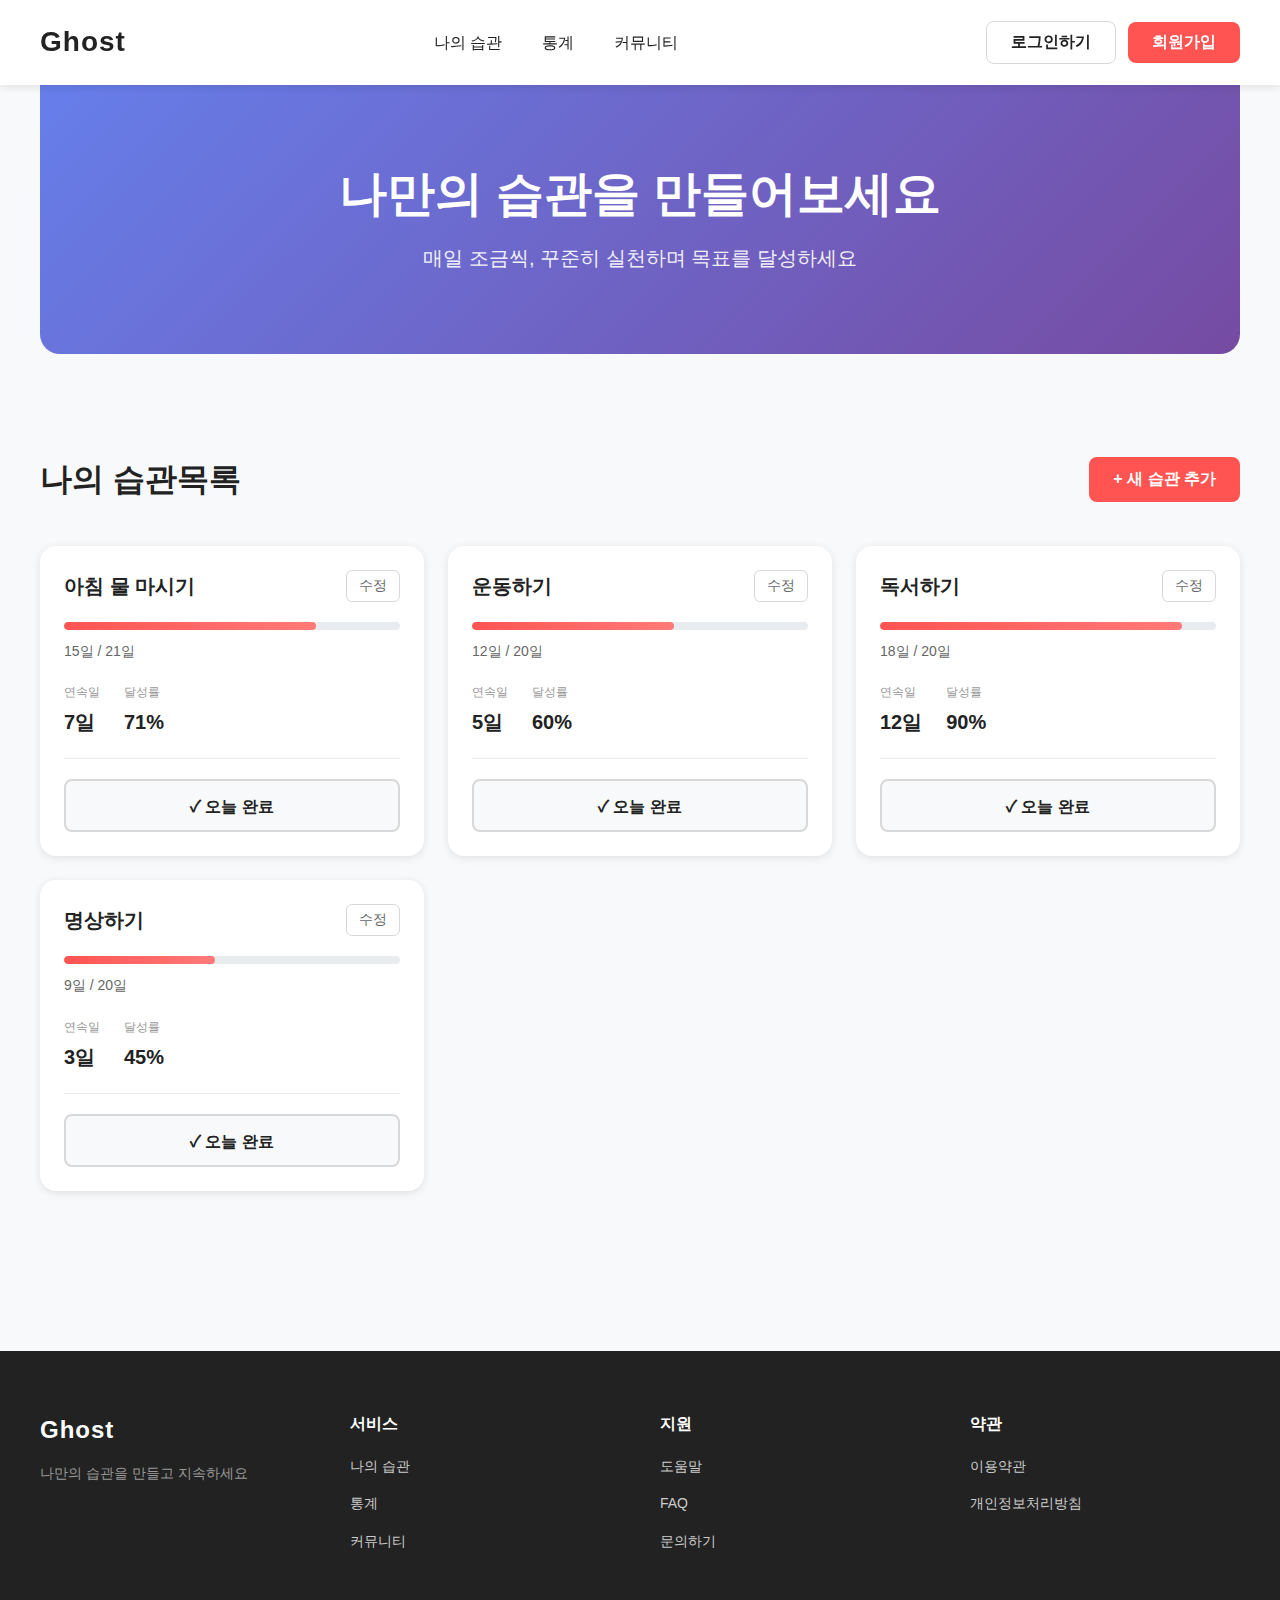
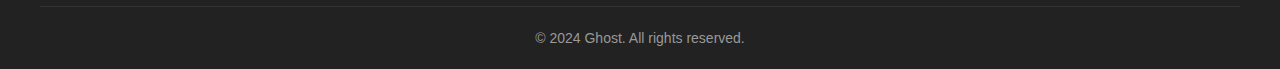
<file: index.html>
<!DOCTYPE html>
<html lang="ko">
<head>
    <meta charset="UTF-8">
    <meta name="viewport" content="width=device-width, initial-scale=1.0">
    <title>Ghost - 습관형성</title>
    <link rel="stylesheet" href="styles.css">
</head>
<body>
    <!-- Header -->
    <header class="header">
        <div class="header-container">
            <div class="logo">
                <h1>Ghost</h1>
            </div>
            <nav class="nav-menu">
                <a href="#habits" class="nav-item">나의 습관</a>
                <a href="#statistics" class="nav-item">통계</a>
                <a href="#community" class="nav-item">커뮤니티</a>
            </nav>
            <div class="auth-buttons">
                <button class="btn-login" id="loginBtn">로그인하기</button>
                <button class="btn-signup" id="signupBtn">회원가입</button>
            </div>
        </div>
    </header>

    <!-- Main Content -->
    <main class="main-content">
        <!-- Hero Section -->
        <section class="hero-section">
            <div class="hero-container">
                <h2 class="hero-title">나만의 습관을 만들어보세요</h2>
                <p class="hero-subtitle">매일 조금씩, 꾸준히 실천하며 목표를 달성하세요</p>
            </div>
        </section>

        <!-- My Habits Section -->
        <section class="habits-section" id="habits">
            <div class="habits-container">
                <div class="section-header">
                    <h2 class="section-title">나의 습관목록</h2>
                    <button class="btn-add-habit" id="addHabitBtn">+ 새 습관 추가</button>
                </div>
                
                <div class="habits-grid" id="habitsGrid">
                    <!-- Habit Card 1 -->
                    <div class="habit-card">
                        <div class="habit-card-header">
                            <h3 class="habit-title">아침 물 마시기</h3>
                            <button class="btn-edit">수정</button>
                        </div>
                        <div class="habit-progress">
                            <div class="progress-bar">
                                <div class="progress-fill" style="width: 75%"></div>
                            </div>
                            <span class="progress-text">15일 / 21일</span>
                        </div>
                        <div class="habit-stats">
                            <div class="stat-item">
                                <span class="stat-label">연속일</span>
                                <span class="stat-value">7일</span>
                            </div>
                            <div class="stat-item">
                                <span class="stat-label">달성률</span>
                                <span class="stat-value">71%</span>
                            </div>
                        </div>
                        <div class="habit-actions">
                            <button class="btn-check" data-habit="1">✓ 오늘 완료</button>
                        </div>
                    </div>

                    <!-- Habit Card 2 -->
                    <div class="habit-card">
                        <div class="habit-card-header">
                            <h3 class="habit-title">운동하기</h3>
                            <button class="btn-edit">수정</button>
                        </div>
                        <div class="habit-progress">
                            <div class="progress-bar">
                                <div class="progress-fill" style="width: 60%"></div>
                            </div>
                            <span class="progress-text">12일 / 20일</span>
                        </div>
                        <div class="habit-stats">
                            <div class="stat-item">
                                <span class="stat-label">연속일</span>
                                <span class="stat-value">5일</span>
                            </div>
                            <div class="stat-item">
                                <span class="stat-label">달성률</span>
                                <span class="stat-value">60%</span>
                            </div>
                        </div>
                        <div class="habit-actions">
                            <button class="btn-check" data-habit="2">✓ 오늘 완료</button>
                        </div>
                    </div>

                    <!-- Habit Card 3 -->
                    <div class="habit-card">
                        <div class="habit-card-header">
                            <h3 class="habit-title">독서하기</h3>
                            <button class="btn-edit">수정</button>
                        </div>
                        <div class="habit-progress">
                            <div class="progress-bar">
                                <div class="progress-fill" style="width: 90%"></div>
                            </div>
                            <span class="progress-text">18일 / 20일</span>
                        </div>
                        <div class="habit-stats">
                            <div class="stat-item">
                                <span class="stat-label">연속일</span>
                                <span class="stat-value">12일</span>
                            </div>
                            <div class="stat-item">
                                <span class="stat-label">달성률</span>
                                <span class="stat-value">90%</span>
                            </div>
                        </div>
                        <div class="habit-actions">
                            <button class="btn-check" data-habit="3">✓ 오늘 완료</button>
                        </div>
                    </div>

                    <!-- Habit Card 4 -->
                    <div class="habit-card">
                        <div class="habit-card-header">
                            <h3 class="habit-title">명상하기</h3>
                            <button class="btn-edit">수정</button>
                        </div>
                        <div class="habit-progress">
                            <div class="progress-bar">
                                <div class="progress-fill" style="width: 45%"></div>
                            </div>
                            <span class="progress-text">9일 / 20일</span>
                        </div>
                        <div class="habit-stats">
                            <div class="stat-item">
                                <span class="stat-label">연속일</span>
                                <span class="stat-value">3일</span>
                            </div>
                            <div class="stat-item">
                                <span class="stat-label">달성률</span>
                                <span class="stat-value">45%</span>
                            </div>
                        </div>
                        <div class="habit-actions">
                            <button class="btn-check" data-habit="4">✓ 오늘 완료</button>
                        </div>
                    </div>
                </div>
            </div>
        </section>
    </main>

    <!-- Footer -->
    <footer class="footer">
        <div class="footer-container">
            <div class="footer-content">
                <div class="footer-section">
                    <h3 class="footer-logo">Ghost</h3>
                    <p class="footer-description">나만의 습관을 만들고 지속하세요</p>
                </div>
                <div class="footer-section">
                    <h4 class="footer-title">서비스</h4>
                    <ul class="footer-links">
                        <li><a href="#habits">나의 습관</a></li>
                        <li><a href="#statistics">통계</a></li>
                        <li><a href="#community">커뮤니티</a></li>
                    </ul>
                </div>
                <div class="footer-section">
                    <h4 class="footer-title">지원</h4>
                    <ul class="footer-links">
                        <li><a href="#help">도움말</a></li>
                        <li><a href="#faq">FAQ</a></li>
                        <li><a href="#contact">문의하기</a></li>
                    </ul>
                </div>
                <div class="footer-section">
                    <h4 class="footer-title">약관</h4>
                    <ul class="footer-links">
                        <li><a href="#terms">이용약관</a></li>
                        <li><a href="#privacy">개인정보처리방침</a></li>
                    </ul>
                </div>
            </div>
            <div class="footer-bottom">
                <p>&copy; 2024 Ghost. All rights reserved.</p>
            </div>
        </div>
    </footer>

    <!-- Login Modal -->
    <div class="modal-overlay" id="loginModal">
        <div class="modal-content">
            <button class="modal-close" id="closeLoginModal">&times;</button>
            <h2>로그인</h2>
            <form class="auth-form">
                <input type="email" placeholder="이메일" required>
                <input type="password" placeholder="비밀번호" required>
                <button type="submit" class="btn-submit">로그인</button>
            </form>
        </div>
    </div>

    <!-- Signup Modal -->
    <div class="modal-overlay" id="signupModal">
        <div class="modal-content">
            <button class="modal-close" id="closeSignupModal">&times;</button>
            <h2>회원가입</h2>
            <form class="auth-form">
                <input type="text" placeholder="이름" required>
                <input type="email" placeholder="이메일" required>
                <input type="password" placeholder="비밀번호" required>
                <input type="password" placeholder="비밀번호 확인" required>
                <button type="submit" class="btn-submit">회원가입</button>
            </form>
        </div>
    </div>

    <!-- Add Habit Modal -->
    <div class="modal-overlay" id="addHabitModal">
        <div class="modal-content">
            <button class="modal-close" id="closeAddHabitModal">&times;</button>
            <h2>새 습관 추가</h2>
            <form class="habit-form" id="habitForm">
                <input type="text" placeholder="습관 이름" id="habitName" required>
                <input type="number" placeholder="목표 일수 (예: 21일)" id="habitDays" min="1" required>
                <textarea placeholder="습관 설명 (선택사항)" id="habitDescription"></textarea>
                <button type="submit" class="btn-submit">습관 추가</button>
            </form>
        </div>
    </div>

    <script src="script.js"></script>
</body>
</html>
</file>
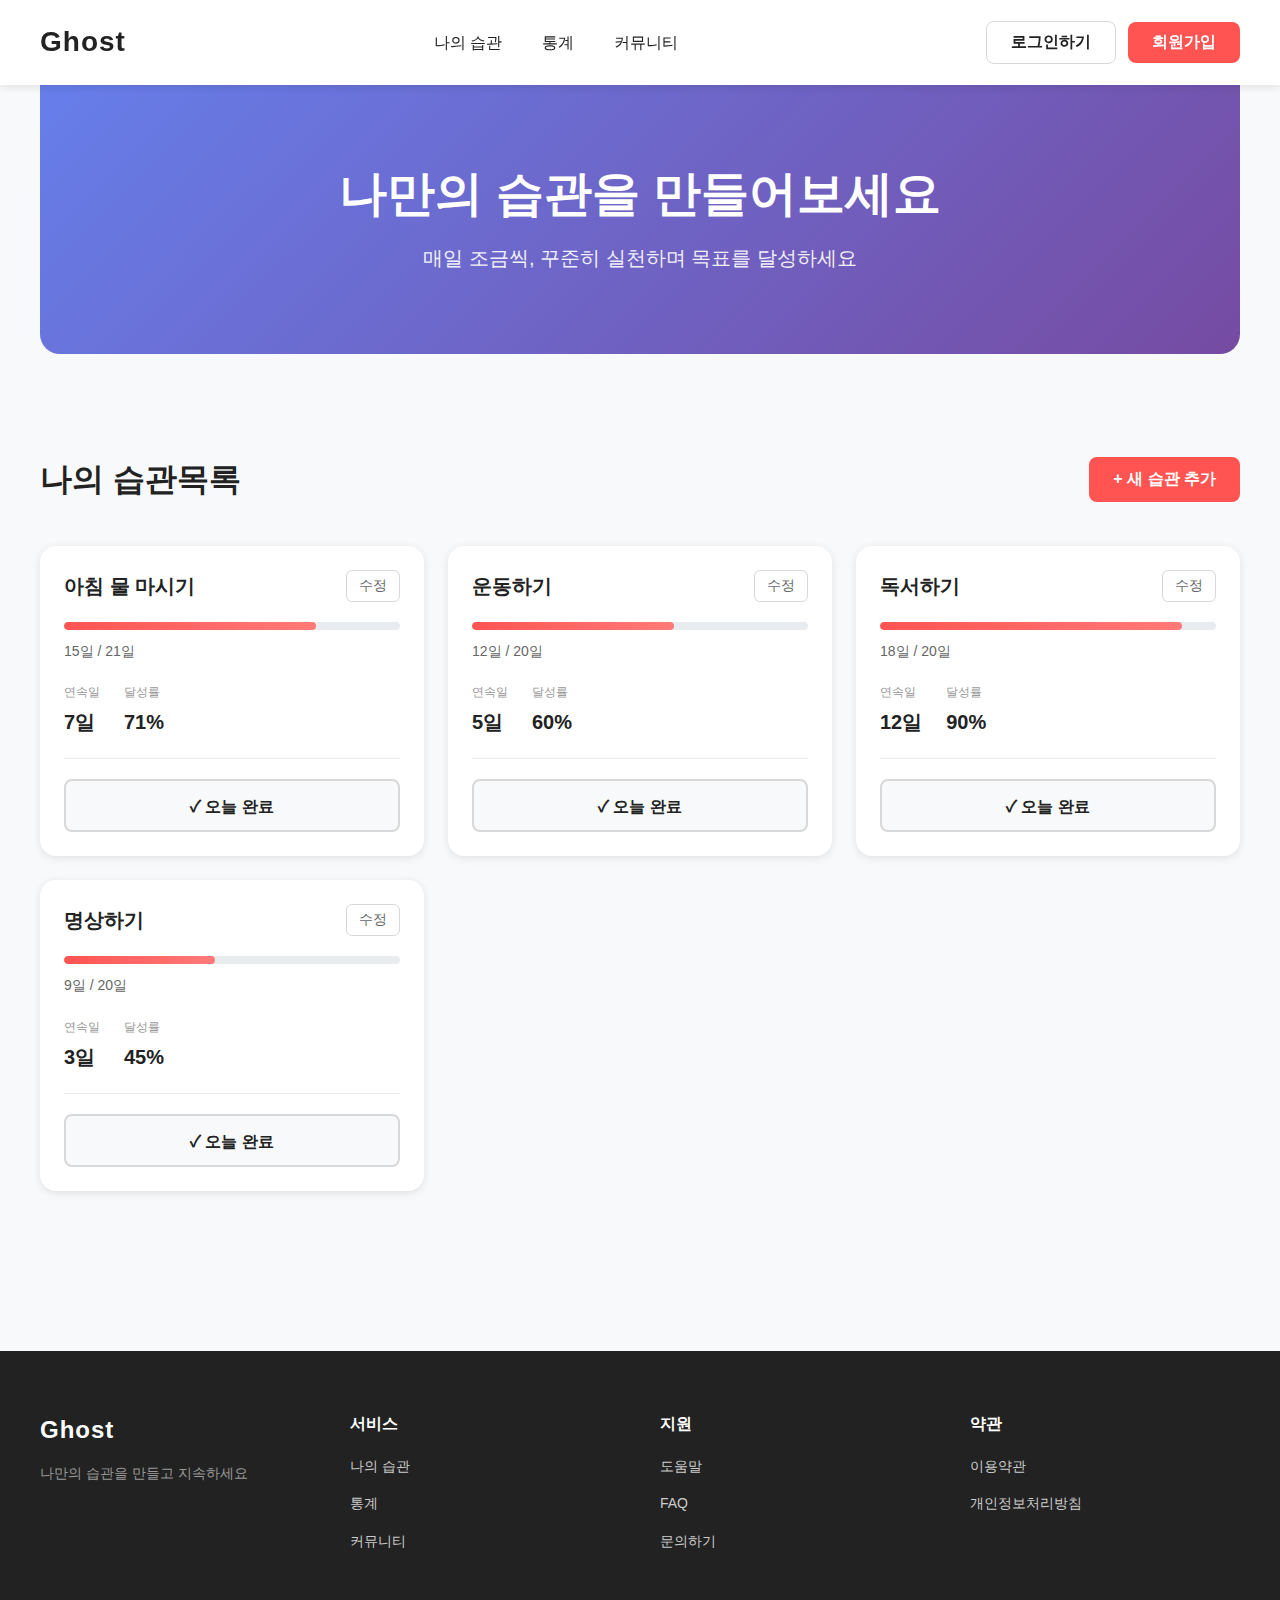
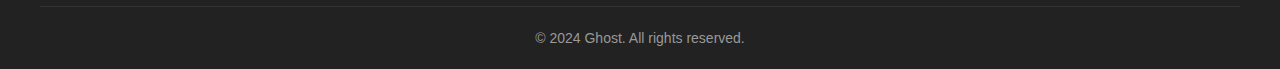
<file: habit.html>
<!DOCTYPE html>
<html lang="ko">
<head>
    <meta charset="UTF-8">
    <meta name="viewport" content="width=device-width, initial-scale=1.0">
    <title>Ghost - 습관형성</title>
    <link rel="stylesheet" href="habit.css">
</head>
<body>
    <!-- Header -->
    <header class="header">
        <div class="header-container">
            <div class="logo">
                <h1>Ghost</h1>
            </div>
            <nav class="nav-menu">
                <a href="#habits" class="nav-item">나의 습관</a>
                <a href="#statistics" class="nav-item">통계</a>
                <a href="#community" class="nav-item">커뮤니티</a>
            </nav>
            <div class="auth-buttons">
                <button class="btn-login" id="loginBtn">로그인하기</button>
                <button class="btn-signup" id="signupBtn">회원가입</button>
            </div>
        </div>
    </header>

    <!-- Main Content -->
    <main class="main-content">
        <!-- Hero Section -->
        <section class="hero-section">
            <div class="hero-container">
                <h2 class="hero-title">나만의 습관을 만들어보세요</h2>
                <p class="hero-subtitle">매일 조금씩, 꾸준히 실천하며 목표를 달성하세요</p>
            </div>
        </section>

        <!-- My Habits Section -->
        <section class="habits-section" id="habits">
            <div class="habits-container">
                <div class="section-header">
                    <h2 class="section-title">나의 습관목록</h2>
                    <button class="btn-add-habit" id="addHabitBtn">+ 새 습관 추가</button>
                </div>
                
                <div class="habits-grid" id="habitsGrid">
                    <!-- Habit Card 1 -->
                    <div class="habit-card">
                        <div class="habit-card-header">
                            <h3 class="habit-title">아침 물 마시기</h3>
                            <button class="btn-edit">수정</button>
                        </div>
                        <div class="habit-progress">
                            <div class="progress-bar">
                                <div class="progress-fill" style="width: 75%"></div>
                            </div>
                            <span class="progress-text">15일 / 21일</span>
                        </div>
                        <div class="habit-stats">
                            <div class="stat-item">
                                <span class="stat-label">연속일</span>
                                <span class="stat-value">7일</span>
                            </div>
                            <div class="stat-item">
                                <span class="stat-label">달성률</span>
                                <span class="stat-value">71%</span>
                            </div>
                        </div>
                        <div class="habit-actions">
                            <button class="btn-check" data-habit="1">✓ 오늘 완료</button>
                        </div>
                    </div>

                    <!-- Habit Card 2 -->
                    <div class="habit-card">
                        <div class="habit-card-header">
                            <h3 class="habit-title">운동하기</h3>
                            <button class="btn-edit">수정</button>
                        </div>
                        <div class="habit-progress">
                            <div class="progress-bar">
                                <div class="progress-fill" style="width: 60%"></div>
                            </div>
                            <span class="progress-text">12일 / 20일</span>
                        </div>
                        <div class="habit-stats">
                            <div class="stat-item">
                                <span class="stat-label">연속일</span>
                                <span class="stat-value">5일</span>
                            </div>
                            <div class="stat-item">
                                <span class="stat-label">달성률</span>
                                <span class="stat-value">60%</span>
                            </div>
                        </div>
                        <div class="habit-actions">
                            <button class="btn-check" data-habit="2">✓ 오늘 완료</button>
                        </div>
                    </div>

                    <!-- Habit Card 3 -->
                    <div class="habit-card">
                        <div class="habit-card-header">
                            <h3 class="habit-title">독서하기</h3>
                            <button class="btn-edit">수정</button>
                        </div>
                        <div class="habit-progress">
                            <div class="progress-bar">
                                <div class="progress-fill" style="width: 90%"></div>
                            </div>
                            <span class="progress-text">18일 / 20일</span>
                        </div>
                        <div class="habit-stats">
                            <div class="stat-item">
                                <span class="stat-label">연속일</span>
                                <span class="stat-value">12일</span>
                            </div>
                            <div class="stat-item">
                                <span class="stat-label">달성률</span>
                                <span class="stat-value">90%</span>
                            </div>
                        </div>
                        <div class="habit-actions">
                            <button class="btn-check" data-habit="3">✓ 오늘 완료</button>
                        </div>
                    </div>

                    <!-- Habit Card 4 -->
                    <div class="habit-card">
                        <div class="habit-card-header">
                            <h3 class="habit-title">명상하기</h3>
                            <button class="btn-edit">수정</button>
                        </div>
                        <div class="habit-progress">
                            <div class="progress-bar">
                                <div class="progress-fill" style="width: 45%"></div>
                            </div>
                            <span class="progress-text">9일 / 20일</span>
                        </div>
                        <div class="habit-stats">
                            <div class="stat-item">
                                <span class="stat-label">연속일</span>
                                <span class="stat-value">3일</span>
                            </div>
                            <div class="stat-item">
                                <span class="stat-label">달성률</span>
                                <span class="stat-value">45%</span>
                            </div>
                        </div>
                        <div class="habit-actions">
                            <button class="btn-check" data-habit="4">✓ 오늘 완료</button>
                        </div>
                    </div>
                </div>
            </div>
        </section>
    </main>

    <!-- Footer -->
    <footer class="footer">
        <div class="footer-container">
            <div class="footer-content">
                <div class="footer-section">
                    <h3 class="footer-logo">Ghost</h3>
                    <p class="footer-description">나만의 습관을 만들고 지속하세요</p>
                </div>
                <div class="footer-section">
                    <h4 class="footer-title">서비스</h4>
                    <ul class="footer-links">
                        <li><a href="#habits">나의 습관</a></li>
                        <li><a href="#statistics">통계</a></li>
                        <li><a href="#community">커뮤니티</a></li>
                    </ul>
                </div>
                <div class="footer-section">
                    <h4 class="footer-title">지원</h4>
                    <ul class="footer-links">
                        <li><a href="#help">도움말</a></li>
                        <li><a href="#faq">FAQ</a></li>
                        <li><a href="#contact">문의하기</a></li>
                    </ul>
                </div>
                <div class="footer-section">
                    <h4 class="footer-title">약관</h4>
                    <ul class="footer-links">
                        <li><a href="#terms">이용약관</a></li>
                        <li><a href="#privacy">개인정보처리방침</a></li>
                    </ul>
                </div>
            </div>
            <div class="footer-bottom">
                <p>&copy; 2024 Ghost. All rights reserved.</p>
            </div>
        </div>
    </footer>

    <!-- Login Modal -->
    <div class="modal-overlay" id="loginModal">
        <div class="modal-content">
            <button class="modal-close" id="closeLoginModal">&times;</button>
            <h2>로그인</h2>
            <form class="auth-form">
                <input type="email" placeholder="이메일" required>
                <input type="password" placeholder="비밀번호" required>
                <button type="submit" class="btn-submit">로그인</button>
            </form>
        </div>
    </div>

    <!-- Signup Modal -->
    <div class="modal-overlay" id="signupModal">
        <div class="modal-content">
            <button class="modal-close" id="closeSignupModal">&times;</button>
            <h2>회원가입</h2>
            <form class="auth-form">
                <input type="text" placeholder="이름" required>
                <input type="email" placeholder="이메일" required>
                <input type="password" placeholder="비밀번호" required>
                <input type="password" placeholder="비밀번호 확인" required>
                <button type="submit" class="btn-submit">회원가입</button>
            </form>
        </div>
    </div>

    <!-- Add Habit Modal -->
    <div class="modal-overlay" id="addHabitModal">
        <div class="modal-content">
            <button class="modal-close" id="closeAddHabitModal">&times;</button>
            <h2>새 습관 추가</h2>
            <form class="habit-form" id="habitForm">
                <input type="text" placeholder="습관 이름" id="habitName" required>
                <input type="number" placeholder="목표 일수 (예: 21일)" id="habitDays" min="1" required>
                <textarea placeholder="습관 설명 (선택사항)" id="habitDescription"></textarea>
                <button type="submit" class="btn-submit">습관 추가</button>
            </form>
        </div>
    </div>

    <script src="habit.js"></script>
</body>
</html>
</file>
<file: styles.css>
* {
    margin: 0;
    padding: 0;
    box-sizing: border-box;
}

body {
    font-family: 'Pretendard', 'Spoqa Han Sans Neo', 'Noto Sans KR', -apple-system, BlinkMacSystemFont, sans-serif;
    background-color: #f8f9fa;
    color: #222222;
    line-height: 1.6;
    overflow-x: hidden;
}

/* Header */
.header {
    background-color: #ffffff;
    box-shadow: 0 2px 8px rgba(0, 0, 0, 0.1);
    position: sticky;
    top: 0;
    z-index: 1000;
    width: 100%;
}

.header-container {
    max-width: 1440px;
    margin: 0 auto;
    padding: 20px 40px;
    display: flex;
    justify-content: space-between;
    align-items: center;
}

.logo h1 {
    font-size: 28px;
    font-weight: 700;
    color: #222222;
    letter-spacing: 1px;
}

.nav-menu {
    display: flex;
    gap: 40px;
    align-items: center;
}

.nav-item {
    text-decoration: none;
    color: #222222;
    font-size: 16px;
    font-weight: 500;
    transition: color 0.3s ease;
    position: relative;
}

.nav-item:hover {
    color: #ff5452;
}

.nav-item::after {
    content: '';
    position: absolute;
    bottom: -5px;
    left: 0;
    width: 0;
    height: 2px;
    background-color: #ff5452;
    transition: width 0.3s ease;
}

.nav-item:hover::after {
    width: 100%;
}

.auth-buttons {
    display: flex;
    gap: 12px;
    align-items: center;
}

.btn-login,
.btn-signup {
    padding: 10px 24px;
    border: none;
    border-radius: 8px;
    font-size: 16px;
    font-weight: 600;
    cursor: pointer;
    transition: all 0.3s ease;
    font-family: inherit;
}

.btn-login {
    background-color: transparent;
    color: #222222;
    border: 1px solid #d8d8d8;
}

.btn-login:hover {
    background-color: #f8f9fa;
    border-color: #222222;
}

.btn-signup {
    background-color: #ff5452;
    color: #ffffff;
}

.btn-signup:hover {
    background-color: #e64543;
    transform: translateY(-2px);
    box-shadow: 0 4px 12px rgba(255, 84, 82, 0.3);
}

/* Main Content */
.main-content {
    max-width: 1440px;
    margin: 0 auto;
    padding: 0 40px;
}

/* Hero Section */
.hero-section {
    background: linear-gradient(135deg, #667eea 0%, #764ba2 100%);
    color: #ffffff;
    padding: 80px 0;
    text-align: center;
    margin-bottom: 60px;
    border-radius: 0 0 20px 20px;
}

.hero-container {
    max-width: 800px;
    margin: 0 auto;
    padding: 0 40px;
}

.hero-title {
    font-size: 48px;
    font-weight: 700;
    margin-bottom: 20px;
    line-height: 1.2;
}

.hero-subtitle {
    font-size: 20px;
    font-weight: 400;
    opacity: 0.9;
}

/* Habits Section */
.habits-section {
    padding: 40px 0 80px;
}

.habits-container {
    max-width: 1200px;
    margin: 0 auto;
}

.section-header {
    display: flex;
    justify-content: space-between;
    align-items: center;
    margin-bottom: 40px;
}

.section-title {
    font-size: 32px;
    font-weight: 700;
    color: #222222;
}

.btn-add-habit {
    padding: 12px 24px;
    background-color: #ff5452;
    color: #ffffff;
    border: none;
    border-radius: 8px;
    font-size: 16px;
    font-weight: 600;
    cursor: pointer;
    transition: all 0.3s ease;
    font-family: inherit;
}

.btn-add-habit:hover {
    background-color: #e64543;
    transform: translateY(-2px);
    box-shadow: 0 4px 12px rgba(255, 84, 82, 0.3);
}

/* Habits Grid */
.habits-grid {
    display: grid;
    grid-template-columns: repeat(auto-fill, minmax(300px, 1fr));
    gap: 24px;
}

/* Habit Card */
.habit-card {
    background-color: #ffffff;
    border-radius: 16px;
    padding: 24px;
    box-shadow: 0 2px 8px rgba(0, 0, 0, 0.1);
    transition: all 0.3s ease;
}

.habit-card:hover {
    transform: translateY(-4px);
    box-shadow: 0 8px 24px rgba(0, 0, 0, 0.15);
}

.habit-card-header {
    display: flex;
    justify-content: space-between;
    align-items: center;
    margin-bottom: 20px;
}

.habit-title {
    font-size: 20px;
    font-weight: 600;
    color: #222222;
}

.btn-edit {
    background-color: transparent;
    border: 1px solid #d8d8d8;
    color: #666666;
    padding: 6px 12px;
    border-radius: 6px;
    font-size: 14px;
    cursor: pointer;
    transition: all 0.3s ease;
    font-family: inherit;
}

.btn-edit:hover {
    background-color: #f8f9fa;
    border-color: #222222;
    color: #222222;
}

/* Progress Bar */
.habit-progress {
    margin-bottom: 20px;
}

.progress-bar {
    width: 100%;
    height: 8px;
    background-color: #e9ecef;
    border-radius: 4px;
    overflow: hidden;
    margin-bottom: 8px;
}

.progress-fill {
    height: 100%;
    background: linear-gradient(90deg, #ff5452 0%, #ff7a78 100%);
    border-radius: 4px;
    transition: width 0.3s ease;
}

.progress-text {
    font-size: 14px;
    color: #666666;
    font-weight: 500;
}

/* Habit Stats */
.habit-stats {
    display: flex;
    gap: 24px;
    margin-bottom: 20px;
    padding-bottom: 20px;
    border-bottom: 1px solid #e9ecef;
}

.stat-item {
    display: flex;
    flex-direction: column;
    gap: 4px;
}

.stat-label {
    font-size: 12px;
    color: #999999;
    font-weight: 500;
}

.stat-value {
    font-size: 20px;
    font-weight: 700;
    color: #222222;
}

/* Habit Actions */
.habit-actions {
    display: flex;
    gap: 8px;
}

.btn-check {
    flex: 1;
    padding: 12px;
    background-color: #f8f9fa;
    border: 2px solid #d8d8d8;
    border-radius: 8px;
    font-size: 16px;
    font-weight: 600;
    color: #222222;
    cursor: pointer;
    transition: all 0.3s ease;
    font-family: inherit;
}

.btn-check:hover {
    background-color: #ff5452;
    border-color: #ff5452;
    color: #ffffff;
}

.btn-check.completed {
    background-color: #28a745;
    border-color: #28a745;
    color: #ffffff;
}

/* Footer */
.footer {
    background-color: #222222;
    color: #ffffff;
    padding: 60px 0 20px;
    margin-top: 80px;
}

.footer-container {
    max-width: 1440px;
    margin: 0 auto;
    padding: 0 40px;
}

.footer-content {
    display: grid;
    grid-template-columns: repeat(4, 1fr);
    gap: 40px;
    margin-bottom: 40px;
}

.footer-section h3.footer-logo {
    font-size: 24px;
    font-weight: 700;
    margin-bottom: 12px;
    letter-spacing: 1px;
}

.footer-description {
    font-size: 14px;
    color: #999999;
    line-height: 1.6;
}

.footer-title {
    font-size: 16px;
    font-weight: 600;
    margin-bottom: 16px;
}

.footer-links {
    list-style: none;
}

.footer-links li {
    margin-bottom: 12px;
}

.footer-links a {
    color: #cccccc;
    text-decoration: none;
    font-size: 14px;
    transition: color 0.3s ease;
}

.footer-links a:hover {
    color: #ffffff;
}

.footer-bottom {
    text-align: center;
    padding-top: 20px;
    border-top: 1px solid #333333;
}

.footer-bottom p {
    font-size: 14px;
    color: #999999;
}

/* Modal */
.modal-overlay {
    display: none;
    position: fixed;
    top: 0;
    left: 0;
    width: 100%;
    height: 100%;
    background-color: rgba(0, 0, 0, 0.5);
    z-index: 2000;
    align-items: center;
    justify-content: center;
    opacity: 0;
    transition: opacity 0.3s ease;
}

.modal-overlay.active {
    display: flex;
    opacity: 1;
}

.modal-content {
    background-color: #ffffff;
    border-radius: 16px;
    padding: 40px;
    max-width: 500px;
    width: 90%;
    max-height: 90vh;
    overflow-y: auto;
    position: relative;
    transform: scale(0.9);
    transition: transform 0.3s ease;
}

.modal-overlay.active .modal-content {
    transform: scale(1);
}

.modal-close {
    position: absolute;
    top: 20px;
    right: 20px;
    background: none;
    border: none;
    font-size: 32px;
    color: #999999;
    cursor: pointer;
    line-height: 1;
    transition: color 0.3s ease;
    width: 32px;
    height: 32px;
    display: flex;
    align-items: center;
    justify-content: center;
}

.modal-close:hover {
    color: #222222;
}

.modal-content h2 {
    font-size: 28px;
    font-weight: 700;
    margin-bottom: 24px;
    color: #222222;
}

/* Auth Form */
.auth-form {
    display: flex;
    flex-direction: column;
    gap: 16px;
}

.auth-form input {
    padding: 12px 16px;
    border: 1px solid #d8d8d8;
    border-radius: 8px;
    font-size: 16px;
    font-family: inherit;
    transition: border-color 0.3s ease;
}

.auth-form input:focus {
    outline: none;
    border-color: #ff5452;
}

.btn-submit {
    padding: 12px 24px;
    background-color: #ff5452;
    color: #ffffff;
    border: none;
    border-radius: 8px;
    font-size: 16px;
    font-weight: 600;
    cursor: pointer;
    transition: all 0.3s ease;
    font-family: inherit;
    margin-top: 8px;
}

.btn-submit:hover {
    background-color: #e64543;
    transform: translateY(-2px);
    box-shadow: 0 4px 12px rgba(255, 84, 82, 0.3);
}

/* Habit Form */
.habit-form {
    display: flex;
    flex-direction: column;
    gap: 16px;
}

.habit-form input,
.habit-form textarea {
    padding: 12px 16px;
    border: 1px solid #d8d8d8;
    border-radius: 8px;
    font-size: 16px;
    font-family: inherit;
    transition: border-color 0.3s ease;
}

.habit-form input:focus,
.habit-form textarea:focus {
    outline: none;
    border-color: #ff5452;
}

.habit-form textarea {
    resize: vertical;
    min-height: 100px;
}

/* Responsive Design */
@media (max-width: 1440px) {
    .header-container,
    .main-content,
    .footer-container {
        padding-left: 40px;
        padding-right: 40px;
    }
}

@media (max-width: 1024px) {
    .header-container {
        flex-wrap: wrap;
        gap: 20px;
    }

    .nav-menu {
        order: 3;
        width: 100%;
        justify-content: center;
        gap: 24px;
    }

    .habits-grid {
        grid-template-columns: repeat(auto-fill, minmax(280px, 1fr));
        gap: 20px;
    }

    .footer-content {
        grid-template-columns: repeat(2, 1fr);
    }
}

@media (max-width: 768px) {
    .header-container {
        padding: 16px 20px;
    }

    .nav-menu {
        gap: 16px;
    }

    .nav-item {
        font-size: 14px;
    }

    .btn-login,
    .btn-signup {
        padding: 8px 16px;
        font-size: 14px;
    }

    .main-content {
        padding: 0 20px;
    }

    .hero-title {
        font-size: 32px;
    }

    .hero-subtitle {
        font-size: 16px;
    }

    .section-title {
        font-size: 24px;
    }

    .habits-grid {
        grid-template-columns: 1fr;
    }

    .footer-content {
        grid-template-columns: 1fr;
        gap: 32px;
    }
}

@media (max-width: 480px) {
    .auth-buttons {
        flex-direction: column;
        width: 100%;
    }

    .btn-login,
    .btn-signup {
        width: 100%;
    }

    .section-header {
        flex-direction: column;
        align-items: flex-start;
        gap: 16px;
    }

    .btn-add-habit {
        width: 100%;
    }
}
</file>
<file: habit.css>
* {
    margin: 0;
    padding: 0;
    box-sizing: border-box;
}

body {
    font-family: 'Pretendard', 'Spoqa Han Sans Neo', 'Noto Sans KR', -apple-system, BlinkMacSystemFont, sans-serif;
    background-color: #f8f9fa;
    color: #222222;
    line-height: 1.6;
    overflow-x: hidden;
}

/* Header */
.header {
    background-color: #ffffff;
    box-shadow: 0 2px 8px rgba(0, 0, 0, 0.1);
    position: sticky;
    top: 0;
    z-index: 1000;
    width: 100%;
}

.header-container {
    max-width: 1440px;
    margin: 0 auto;
    padding: 20px 40px;
    display: flex;
    justify-content: space-between;
    align-items: center;
}

.logo h1 {
    font-size: 28px;
    font-weight: 700;
    color: #222222;
    letter-spacing: 1px;
}

.nav-menu {
    display: flex;
    gap: 40px;
    align-items: center;
}

.nav-item {
    text-decoration: none;
    color: #222222;
    font-size: 16px;
    font-weight: 500;
    transition: color 0.3s ease;
    position: relative;
}

.nav-item:hover {
    color: #ff5452;
}

.nav-item::after {
    content: '';
    position: absolute;
    bottom: -5px;
    left: 0;
    width: 0;
    height: 2px;
    background-color: #ff5452;
    transition: width 0.3s ease;
}

.nav-item:hover::after {
    width: 100%;
}

.auth-buttons {
    display: flex;
    gap: 12px;
    align-items: center;
}

.btn-login,
.btn-signup {
    padding: 10px 24px;
    border: none;
    border-radius: 8px;
    font-size: 16px;
    font-weight: 600;
    cursor: pointer;
    transition: all 0.3s ease;
    font-family: inherit;
}

.btn-login {
    background-color: transparent;
    color: #222222;
    border: 1px solid #d8d8d8;
}

.btn-login:hover {
    background-color: #f8f9fa;
    border-color: #222222;
}

.btn-signup {
    background-color: #ff5452;
    color: #ffffff;
}

.btn-signup:hover {
    background-color: #e64543;
    transform: translateY(-2px);
    box-shadow: 0 4px 12px rgba(255, 84, 82, 0.3);
}

/* Main Content */
.main-content {
    max-width: 1440px;
    margin: 0 auto;
    padding: 0 40px;
}

/* Hero Section */
.hero-section {
    background: linear-gradient(135deg, #667eea 0%, #764ba2 100%);
    color: #ffffff;
    padding: 80px 0;
    text-align: center;
    margin-bottom: 60px;
    border-radius: 0 0 20px 20px;
}

.hero-container {
    max-width: 800px;
    margin: 0 auto;
    padding: 0 40px;
}

.hero-title {
    font-size: 48px;
    font-weight: 700;
    margin-bottom: 20px;
    line-height: 1.2;
}

.hero-subtitle {
    font-size: 20px;
    font-weight: 400;
    opacity: 0.9;
}

/* Habits Section */
.habits-section {
    padding: 40px 0 80px;
}

.habits-container {
    max-width: 1200px;
    margin: 0 auto;
}

.section-header {
    display: flex;
    justify-content: space-between;
    align-items: center;
    margin-bottom: 40px;
}

.section-title {
    font-size: 32px;
    font-weight: 700;
    color: #222222;
}

.btn-add-habit {
    padding: 12px 24px;
    background-color: #ff5452;
    color: #ffffff;
    border: none;
    border-radius: 8px;
    font-size: 16px;
    font-weight: 600;
    cursor: pointer;
    transition: all 0.3s ease;
    font-family: inherit;
}

.btn-add-habit:hover {
    background-color: #e64543;
    transform: translateY(-2px);
    box-shadow: 0 4px 12px rgba(255, 84, 82, 0.3);
}

/* Habits Grid */
.habits-grid {
    display: grid;
    grid-template-columns: repeat(auto-fill, minmax(300px, 1fr));
    gap: 24px;
}

/* Habit Card */
.habit-card {
    background-color: #ffffff;
    border-radius: 16px;
    padding: 24px;
    box-shadow: 0 2px 8px rgba(0, 0, 0, 0.1);
    transition: all 0.3s ease;
}

.habit-card:hover {
    transform: translateY(-4px);
    box-shadow: 0 8px 24px rgba(0, 0, 0, 0.15);
}

.habit-card-header {
    display: flex;
    justify-content: space-between;
    align-items: center;
    margin-bottom: 20px;
}

.habit-title {
    font-size: 20px;
    font-weight: 600;
    color: #222222;
}

.btn-edit {
    background-color: transparent;
    border: 1px solid #d8d8d8;
    color: #666666;
    padding: 6px 12px;
    border-radius: 6px;
    font-size: 14px;
    cursor: pointer;
    transition: all 0.3s ease;
    font-family: inherit;
}

.btn-edit:hover {
    background-color: #f8f9fa;
    border-color: #222222;
    color: #222222;
}

/* Progress Bar */
.habit-progress {
    margin-bottom: 20px;
}

.progress-bar {
    width: 100%;
    height: 8px;
    background-color: #e9ecef;
    border-radius: 4px;
    overflow: hidden;
    margin-bottom: 8px;
}

.progress-fill {
    height: 100%;
    background: linear-gradient(90deg, #ff5452 0%, #ff7a78 100%);
    border-radius: 4px;
    transition: width 0.3s ease;
}

.progress-text {
    font-size: 14px;
    color: #666666;
    font-weight: 500;
}

/* Habit Stats */
.habit-stats {
    display: flex;
    gap: 24px;
    margin-bottom: 20px;
    padding-bottom: 20px;
    border-bottom: 1px solid #e9ecef;
}

.stat-item {
    display: flex;
    flex-direction: column;
    gap: 4px;
}

.stat-label {
    font-size: 12px;
    color: #999999;
    font-weight: 500;
}

.stat-value {
    font-size: 20px;
    font-weight: 700;
    color: #222222;
}

/* Habit Actions */
.habit-actions {
    display: flex;
    gap: 8px;
}

.btn-check {
    flex: 1;
    padding: 12px;
    background-color: #f8f9fa;
    border: 2px solid #d8d8d8;
    border-radius: 8px;
    font-size: 16px;
    font-weight: 600;
    color: #222222;
    cursor: pointer;
    transition: all 0.3s ease;
    font-family: inherit;
}

.btn-check:hover {
    background-color: #ff5452;
    border-color: #ff5452;
    color: #ffffff;
}

.btn-check.completed {
    background-color: #28a745;
    border-color: #28a745;
    color: #ffffff;
}

/* Footer */
.footer {
    background-color: #222222;
    color: #ffffff;
    padding: 60px 0 20px;
    margin-top: 80px;
}

.footer-container {
    max-width: 1440px;
    margin: 0 auto;
    padding: 0 40px;
}

.footer-content {
    display: grid;
    grid-template-columns: repeat(4, 1fr);
    gap: 40px;
    margin-bottom: 40px;
}

.footer-section h3.footer-logo {
    font-size: 24px;
    font-weight: 700;
    margin-bottom: 12px;
    letter-spacing: 1px;
}

.footer-description {
    font-size: 14px;
    color: #999999;
    line-height: 1.6;
}

.footer-title {
    font-size: 16px;
    font-weight: 600;
    margin-bottom: 16px;
}

.footer-links {
    list-style: none;
}

.footer-links li {
    margin-bottom: 12px;
}

.footer-links a {
    color: #cccccc;
    text-decoration: none;
    font-size: 14px;
    transition: color 0.3s ease;
}

.footer-links a:hover {
    color: #ffffff;
}

.footer-bottom {
    text-align: center;
    padding-top: 20px;
    border-top: 1px solid #333333;
}

.footer-bottom p {
    font-size: 14px;
    color: #999999;
}

/* Modal */
.modal-overlay {
    display: none;
    position: fixed;
    top: 0;
    left: 0;
    width: 100%;
    height: 100%;
    background-color: rgba(0, 0, 0, 0.5);
    z-index: 2000;
    align-items: center;
    justify-content: center;
    opacity: 0;
    transition: opacity 0.3s ease;
}

.modal-overlay.active {
    display: flex;
    opacity: 1;
}

.modal-content {
    background-color: #ffffff;
    border-radius: 16px;
    padding: 40px;
    max-width: 500px;
    width: 90%;
    max-height: 90vh;
    overflow-y: auto;
    position: relative;
    transform: scale(0.9);
    transition: transform 0.3s ease;
}

.modal-overlay.active .modal-content {
    transform: scale(1);
}

.modal-close {
    position: absolute;
    top: 20px;
    right: 20px;
    background: none;
    border: none;
    font-size: 32px;
    color: #999999;
    cursor: pointer;
    line-height: 1;
    transition: color 0.3s ease;
    width: 32px;
    height: 32px;
    display: flex;
    align-items: center;
    justify-content: center;
}

.modal-close:hover {
    color: #222222;
}

.modal-content h2 {
    font-size: 28px;
    font-weight: 700;
    margin-bottom: 24px;
    color: #222222;
}

/* Auth Form */
.auth-form {
    display: flex;
    flex-direction: column;
    gap: 16px;
}

.auth-form input {
    padding: 12px 16px;
    border: 1px solid #d8d8d8;
    border-radius: 8px;
    font-size: 16px;
    font-family: inherit;
    transition: border-color 0.3s ease;
}

.auth-form input:focus {
    outline: none;
    border-color: #ff5452;
}

.btn-submit {
    padding: 12px 24px;
    background-color: #ff5452;
    color: #ffffff;
    border: none;
    border-radius: 8px;
    font-size: 16px;
    font-weight: 600;
    cursor: pointer;
    transition: all 0.3s ease;
    font-family: inherit;
    margin-top: 8px;
}

.btn-submit:hover {
    background-color: #e64543;
    transform: translateY(-2px);
    box-shadow: 0 4px 12px rgba(255, 84, 82, 0.3);
}

/* Habit Form */
.habit-form {
    display: flex;
    flex-direction: column;
    gap: 16px;
}

.habit-form input,
.habit-form textarea {
    padding: 12px 16px;
    border: 1px solid #d8d8d8;
    border-radius: 8px;
    font-size: 16px;
    font-family: inherit;
    transition: border-color 0.3s ease;
}

.habit-form input:focus,
.habit-form textarea:focus {
    outline: none;
    border-color: #ff5452;
}

.habit-form textarea {
    resize: vertical;
    min-height: 100px;
}

/* Responsive Design */
@media (max-width: 1440px) {
    .header-container,
    .main-content,
    .footer-container {
        padding-left: 40px;
        padding-right: 40px;
    }
}

@media (max-width: 1024px) {
    .header-container {
        flex-wrap: wrap;
        gap: 20px;
    }

    .nav-menu {
        order: 3;
        width: 100%;
        justify-content: center;
        gap: 24px;
    }

    .habits-grid {
        grid-template-columns: repeat(auto-fill, minmax(280px, 1fr));
        gap: 20px;
    }

    .footer-content {
        grid-template-columns: repeat(2, 1fr);
    }
}

@media (max-width: 768px) {
    .header-container {
        padding: 16px 20px;
    }

    .nav-menu {
        gap: 16px;
    }

    .nav-item {
        font-size: 14px;
    }

    .btn-login,
    .btn-signup {
        padding: 8px 16px;
        font-size: 14px;
    }

    .main-content {
        padding: 0 20px;
    }

    .hero-title {
        font-size: 32px;
    }

    .hero-subtitle {
        font-size: 16px;
    }

    .section-title {
        font-size: 24px;
    }

    .habits-grid {
        grid-template-columns: 1fr;
    }

    .footer-content {
        grid-template-columns: 1fr;
        gap: 32px;
    }
}

@media (max-width: 480px) {
    .auth-buttons {
        flex-direction: column;
        width: 100%;
    }

    .btn-login,
    .btn-signup {
        width: 100%;
    }

    .section-header {
        flex-direction: column;
        align-items: flex-start;
        gap: 16px;
    }

    .btn-add-habit {
        width: 100%;
    }
}
</file>
